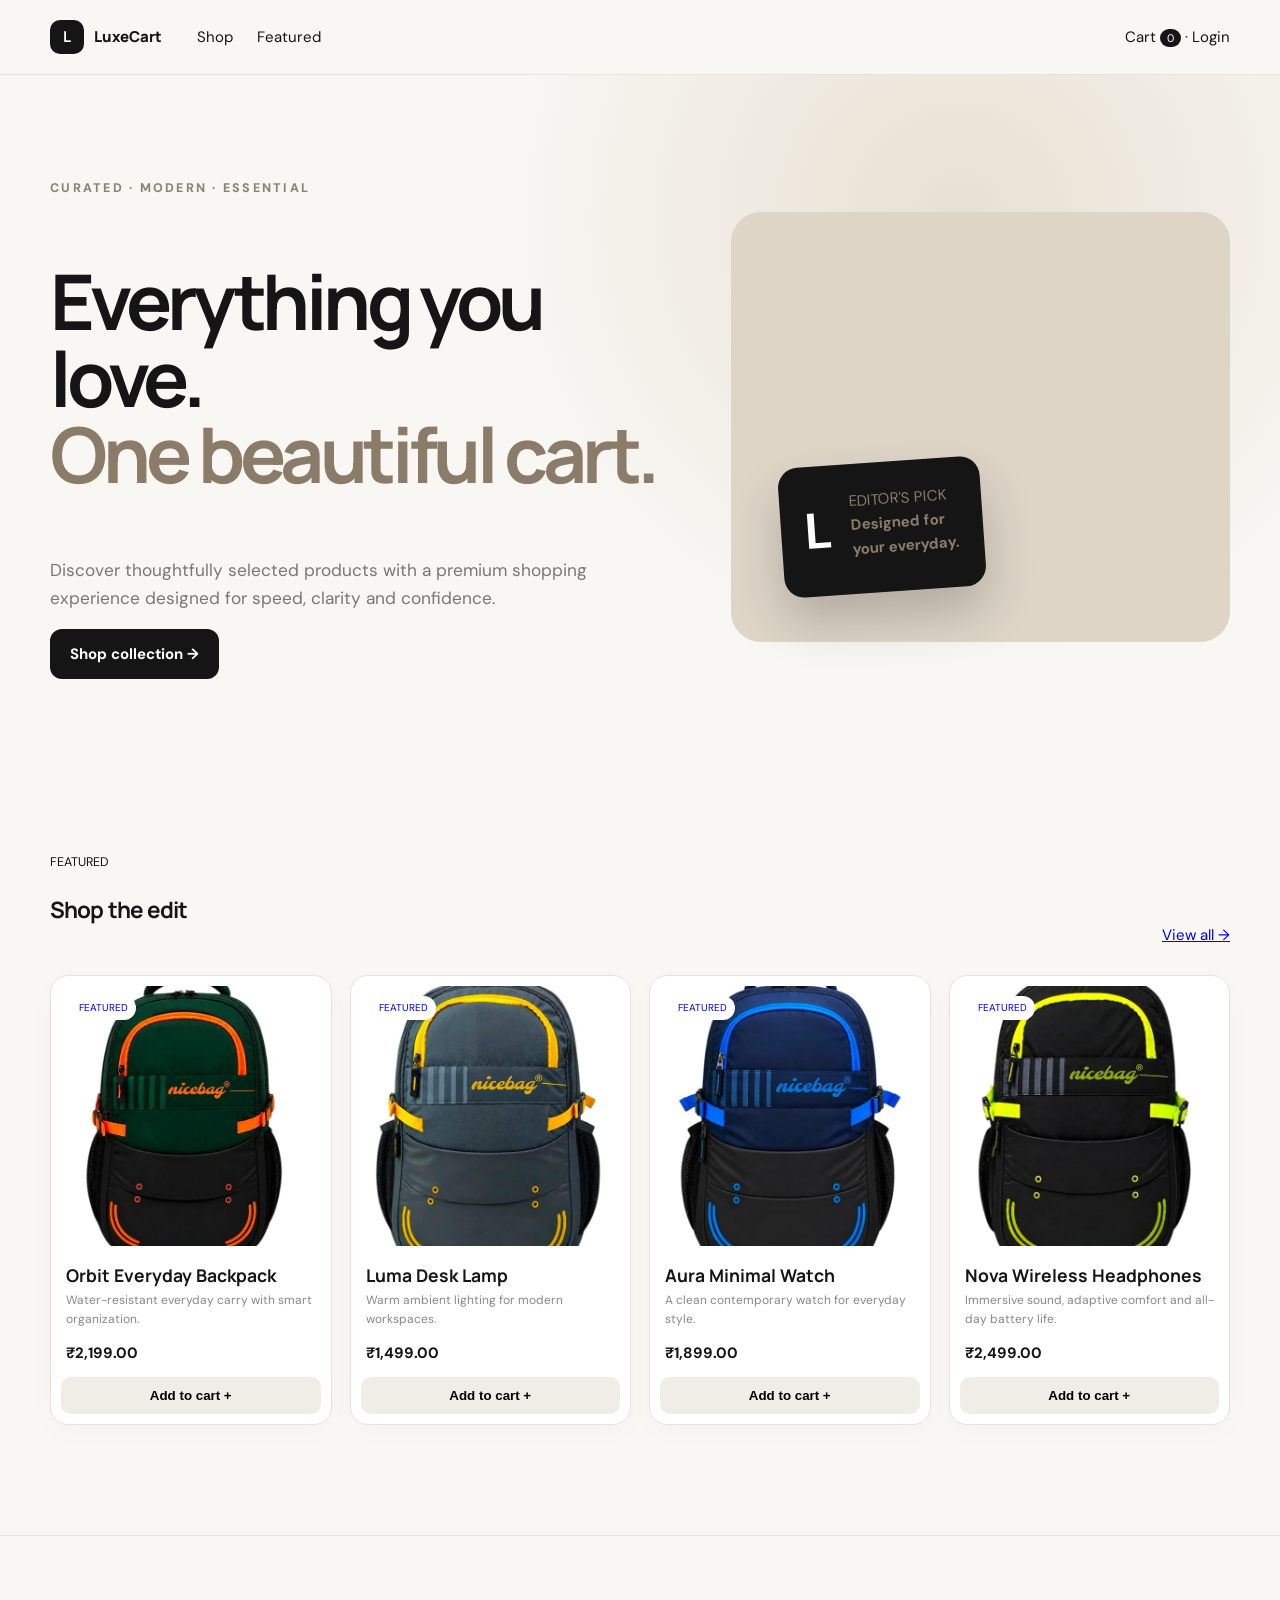
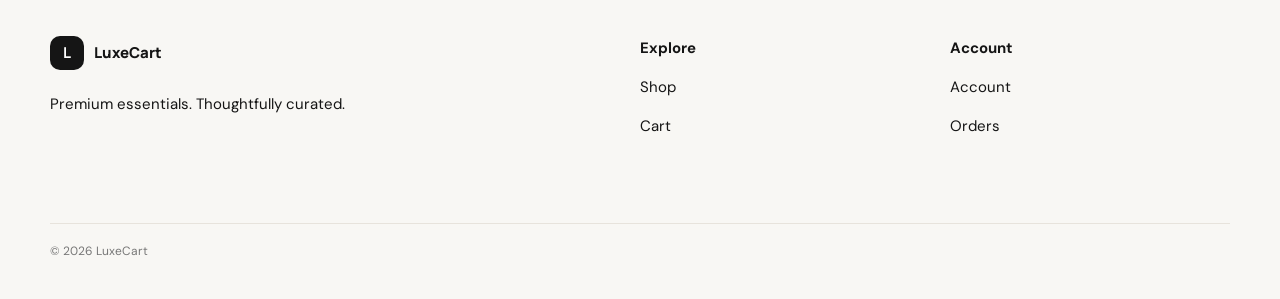
<file: index.html>
<!doctype html>
<html lang="en"><head><meta charset="utf-8"><meta name="viewport" content="width=device-width,initial-scale=1">
<title>Index · LuxeCart</title>
<link rel="preconnect" href="https://fonts.googleapis.com"><link href="https://fonts.googleapis.com/css2?family=DM+Sans:wght@400;500;600;700&family=Manrope:wght@600;700;800&display=swap" rel="stylesheet">
<link rel="stylesheet" href="assets/css/style.css"></head><body><noscript>Please enable JavaScript to use LuxeCart.</noscript>
<script src="data.js"></script><script src="app.js"></script></body></html>
</file>
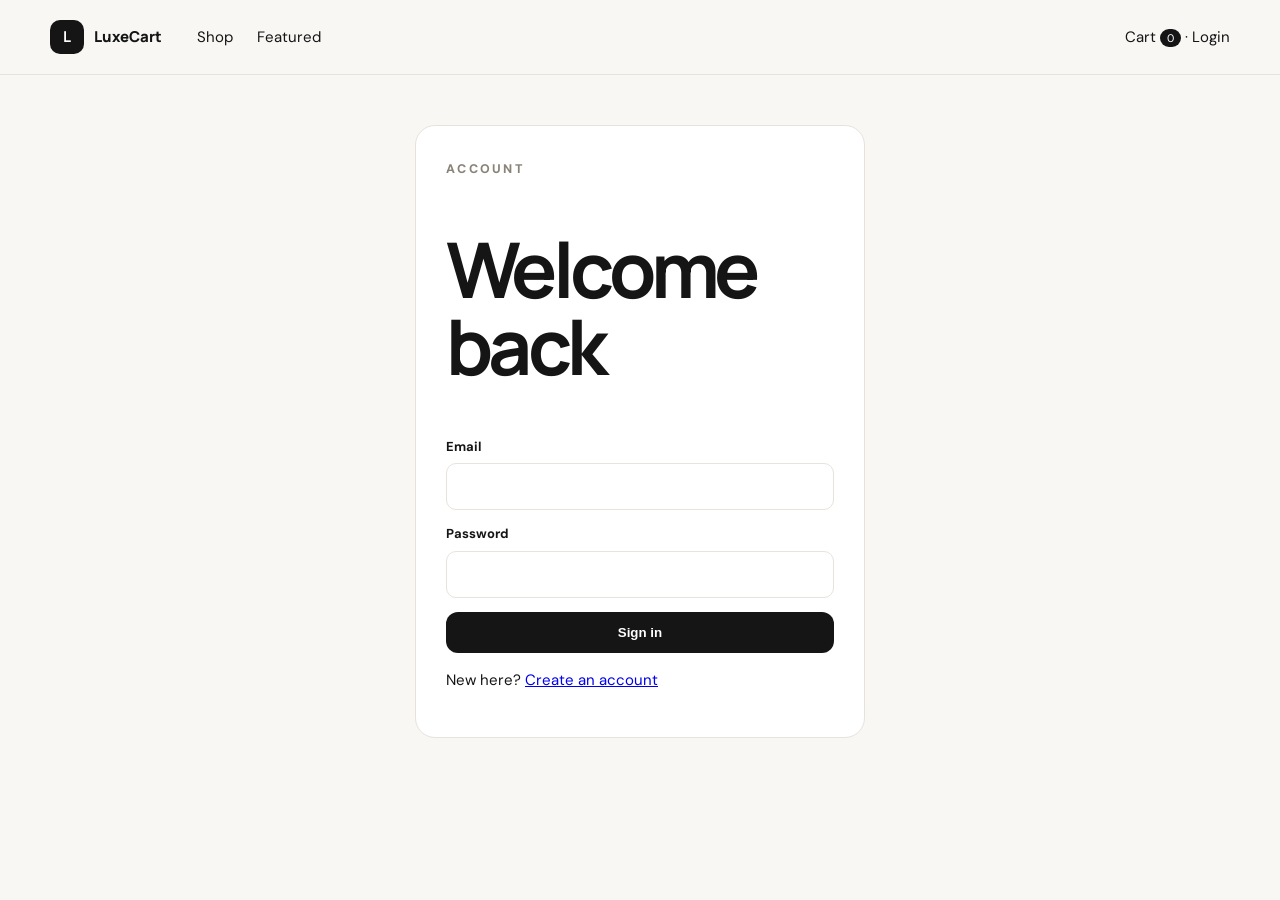
<file: admin/index.html>
<!doctype html>
<html lang="en"><head><meta charset="utf-8"><meta name="viewport" content="width=device-width,initial-scale=1">
<title>Index · LuxeCart</title>
<link rel="preconnect" href="https://fonts.googleapis.com"><link href="https://fonts.googleapis.com/css2?family=DM+Sans:wght@400;500;600;700;800&display=swap" rel="stylesheet">
<link rel="stylesheet" href="../assets/css/style.css"></head><body><noscript>Please enable JavaScript to use LuxeCart.</noscript>
<script src="../data.js"></script><script src="../app.js"></script></body></html>
</file>
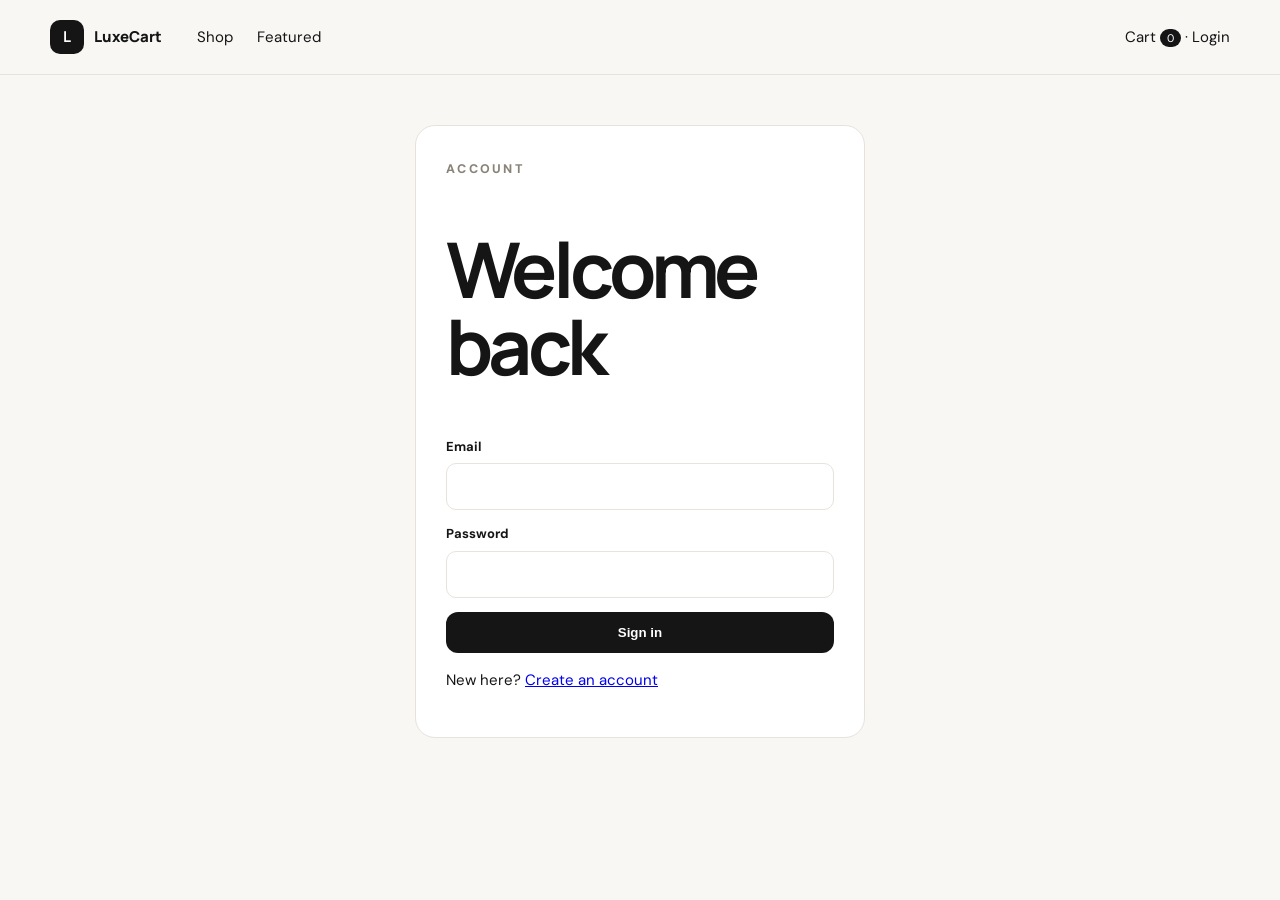
<file: account.html>
<!doctype html>
<html lang="en"><head><meta charset="utf-8"><meta name="viewport" content="width=device-width,initial-scale=1">
<title>Account · LuxeCart</title>
<link rel="preconnect" href="https://fonts.googleapis.com"><link href="https://fonts.googleapis.com/css2?family=DM+Sans:wght@400;500;600;700&family=Manrope:wght@600;700;800&display=swap" rel="stylesheet">
<link rel="stylesheet" href="assets/css/style.css"></head><body><noscript>Please enable JavaScript to use LuxeCart.</noscript>
<script src="data.js"></script><script src="app.js"></script></body></html>
</file>
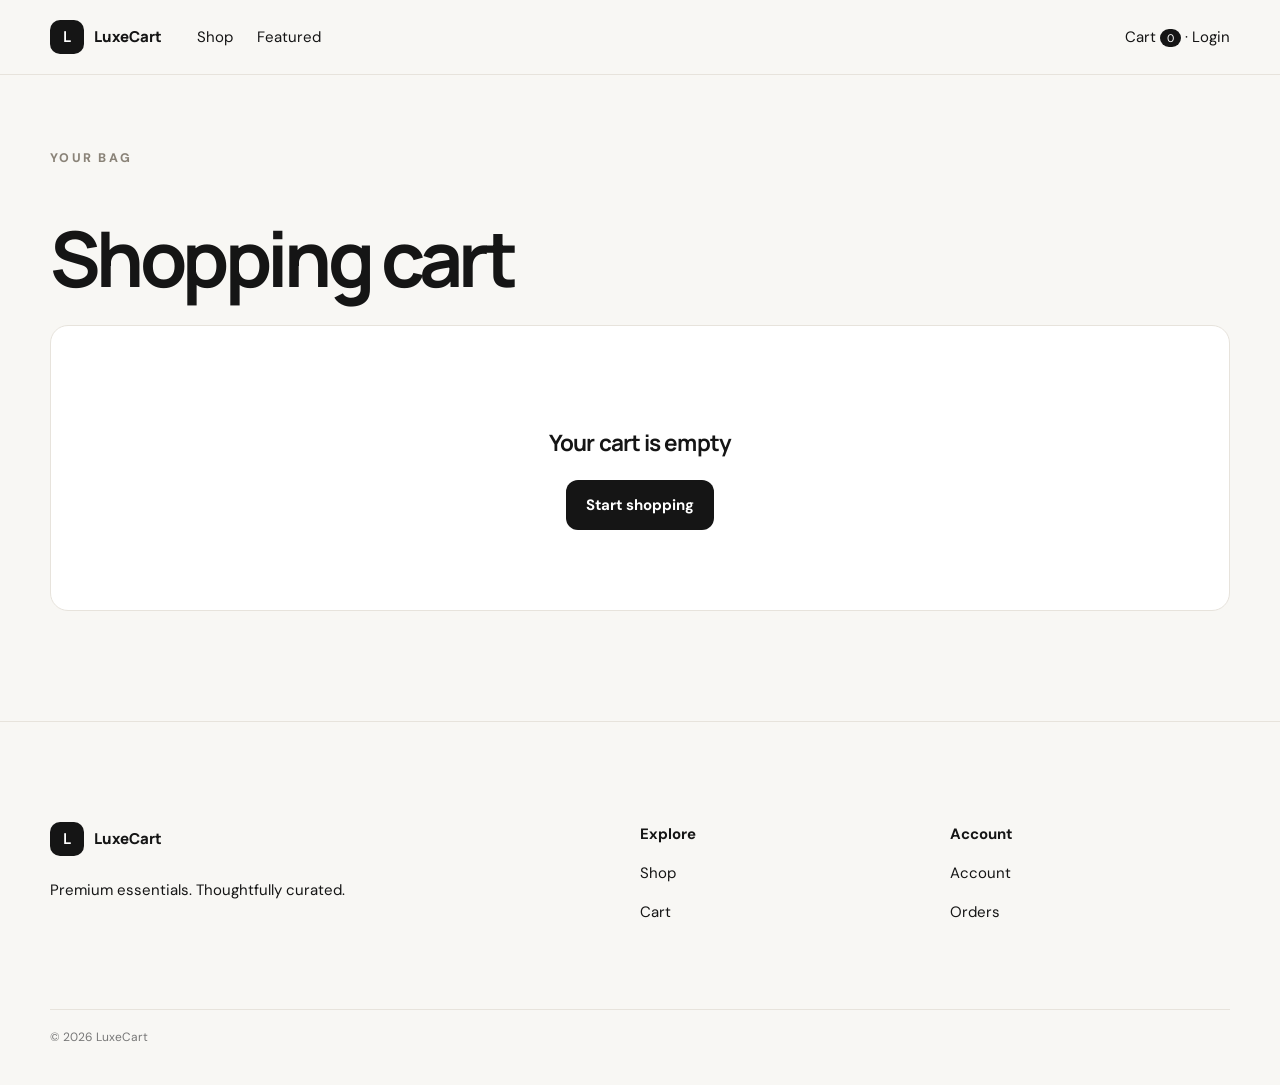
<file: cart.html>
<!doctype html>
<html lang="en"><head><meta charset="utf-8"><meta name="viewport" content="width=device-width,initial-scale=1">
<title>Cart · LuxeCart</title>
<link rel="preconnect" href="https://fonts.googleapis.com"><link href="https://fonts.googleapis.com/css2?family=DM+Sans:wght@400;500;600;700&family=Manrope:wght@600;700;800&display=swap" rel="stylesheet">
<link rel="stylesheet" href="assets/css/style.css"></head><body><noscript>Please enable JavaScript to use LuxeCart.</noscript>
<script src="data.js"></script><script src="app.js"></script></body></html>
</file>
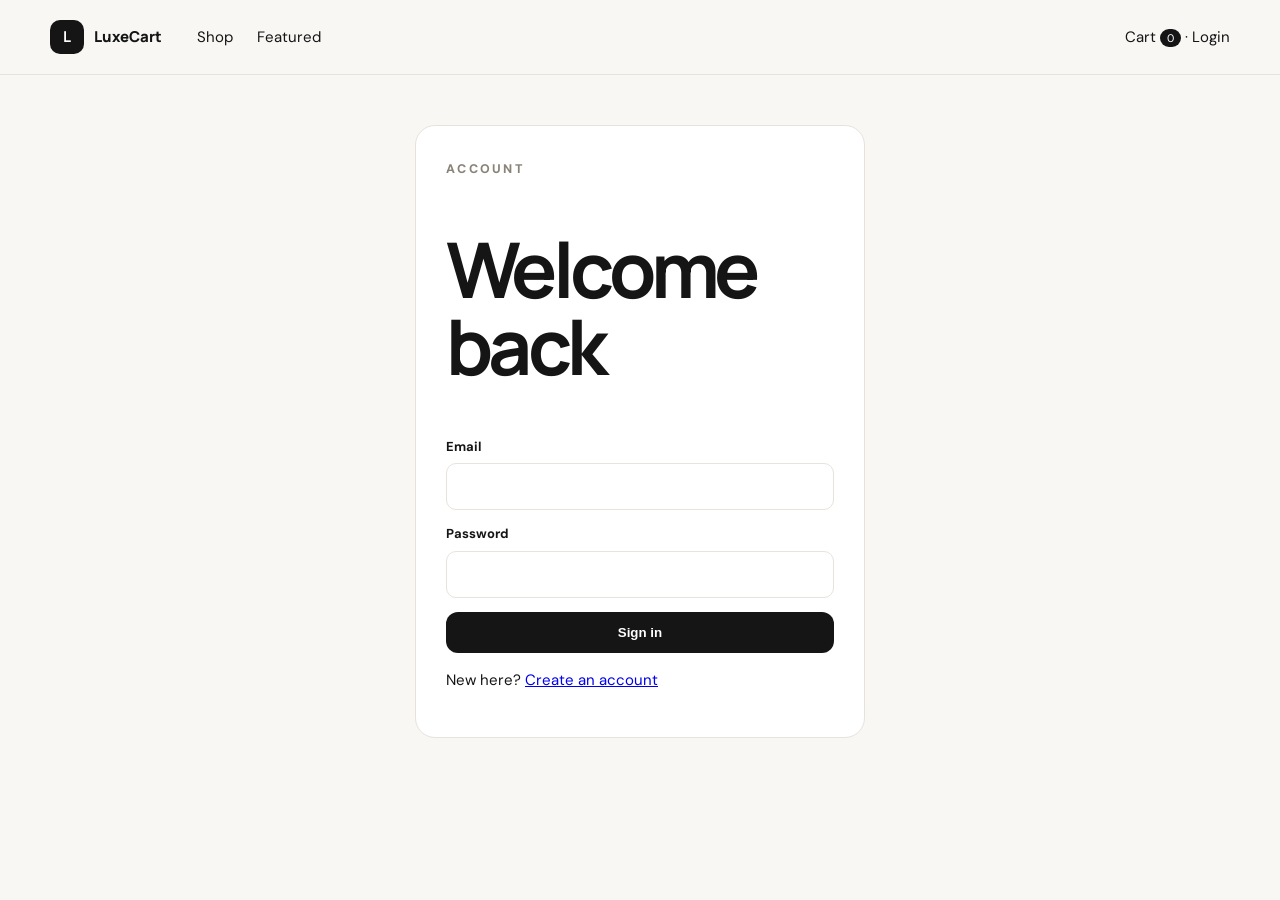
<file: checkout.html>
<!doctype html>
<html lang="en"><head><meta charset="utf-8"><meta name="viewport" content="width=device-width,initial-scale=1">
<title>Checkout · LuxeCart</title>
<link rel="preconnect" href="https://fonts.googleapis.com"><link href="https://fonts.googleapis.com/css2?family=DM+Sans:wght@400;500;600;700&family=Manrope:wght@600;700;800&display=swap" rel="stylesheet">
<link rel="stylesheet" href="assets/css/style.css"></head><body><noscript>Please enable JavaScript to use LuxeCart.</noscript>
<script src="data.js"></script><script src="app.js"></script></body></html>
</file>
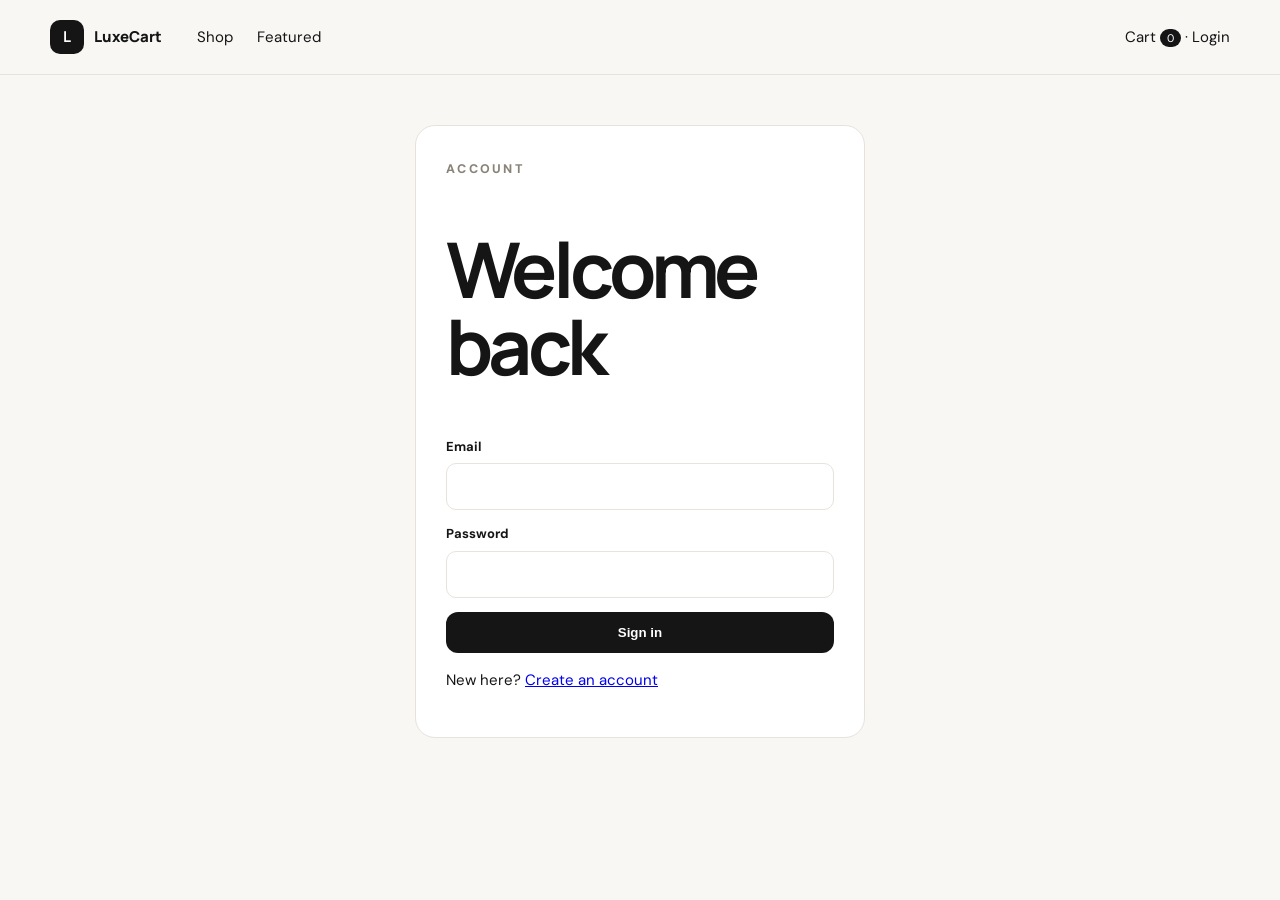
<file: login.html>
<!doctype html>
<html lang="en"><head><meta charset="utf-8"><meta name="viewport" content="width=device-width,initial-scale=1">
<title>Login · LuxeCart</title>
<link rel="preconnect" href="https://fonts.googleapis.com"><link href="https://fonts.googleapis.com/css2?family=DM+Sans:wght@400;500;600;700&family=Manrope:wght@600;700;800&display=swap" rel="stylesheet">
<link rel="stylesheet" href="assets/css/style.css"></head><body><noscript>Please enable JavaScript to use LuxeCart.</noscript>
<script src="data.js"></script><script src="app.js"></script></body></html>
</file>
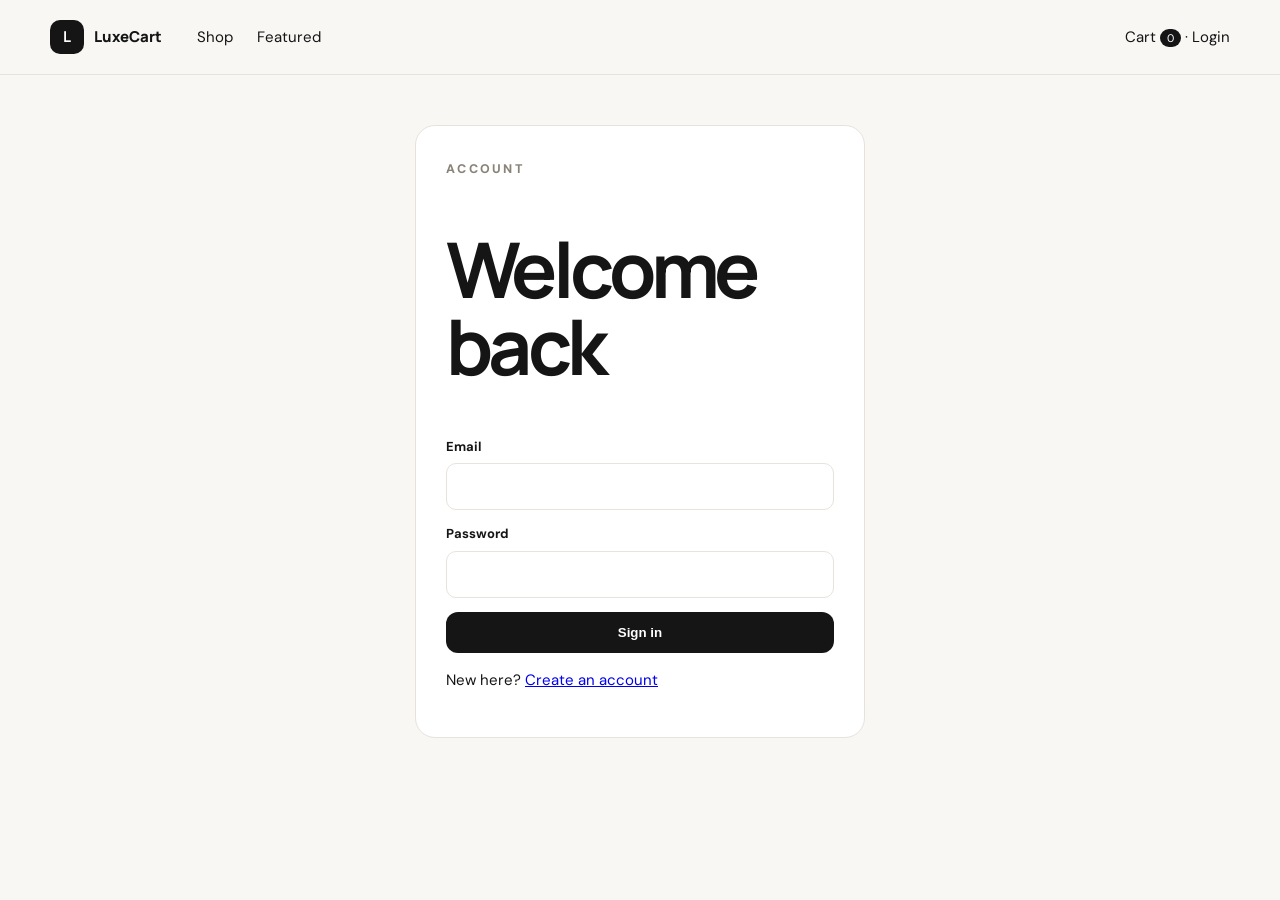
<file: orders.html>
<!doctype html>
<html lang="en"><head><meta charset="utf-8"><meta name="viewport" content="width=device-width,initial-scale=1">
<title>Orders · LuxeCart</title>
<link rel="preconnect" href="https://fonts.googleapis.com"><link href="https://fonts.googleapis.com/css2?family=DM+Sans:wght@400;500;600;700&family=Manrope:wght@600;700;800&display=swap" rel="stylesheet">
<link rel="stylesheet" href="assets/css/style.css"></head><body><noscript>Please enable JavaScript to use LuxeCart.</noscript>
<script src="data.js"></script><script src="app.js"></script></body></html>
</file>
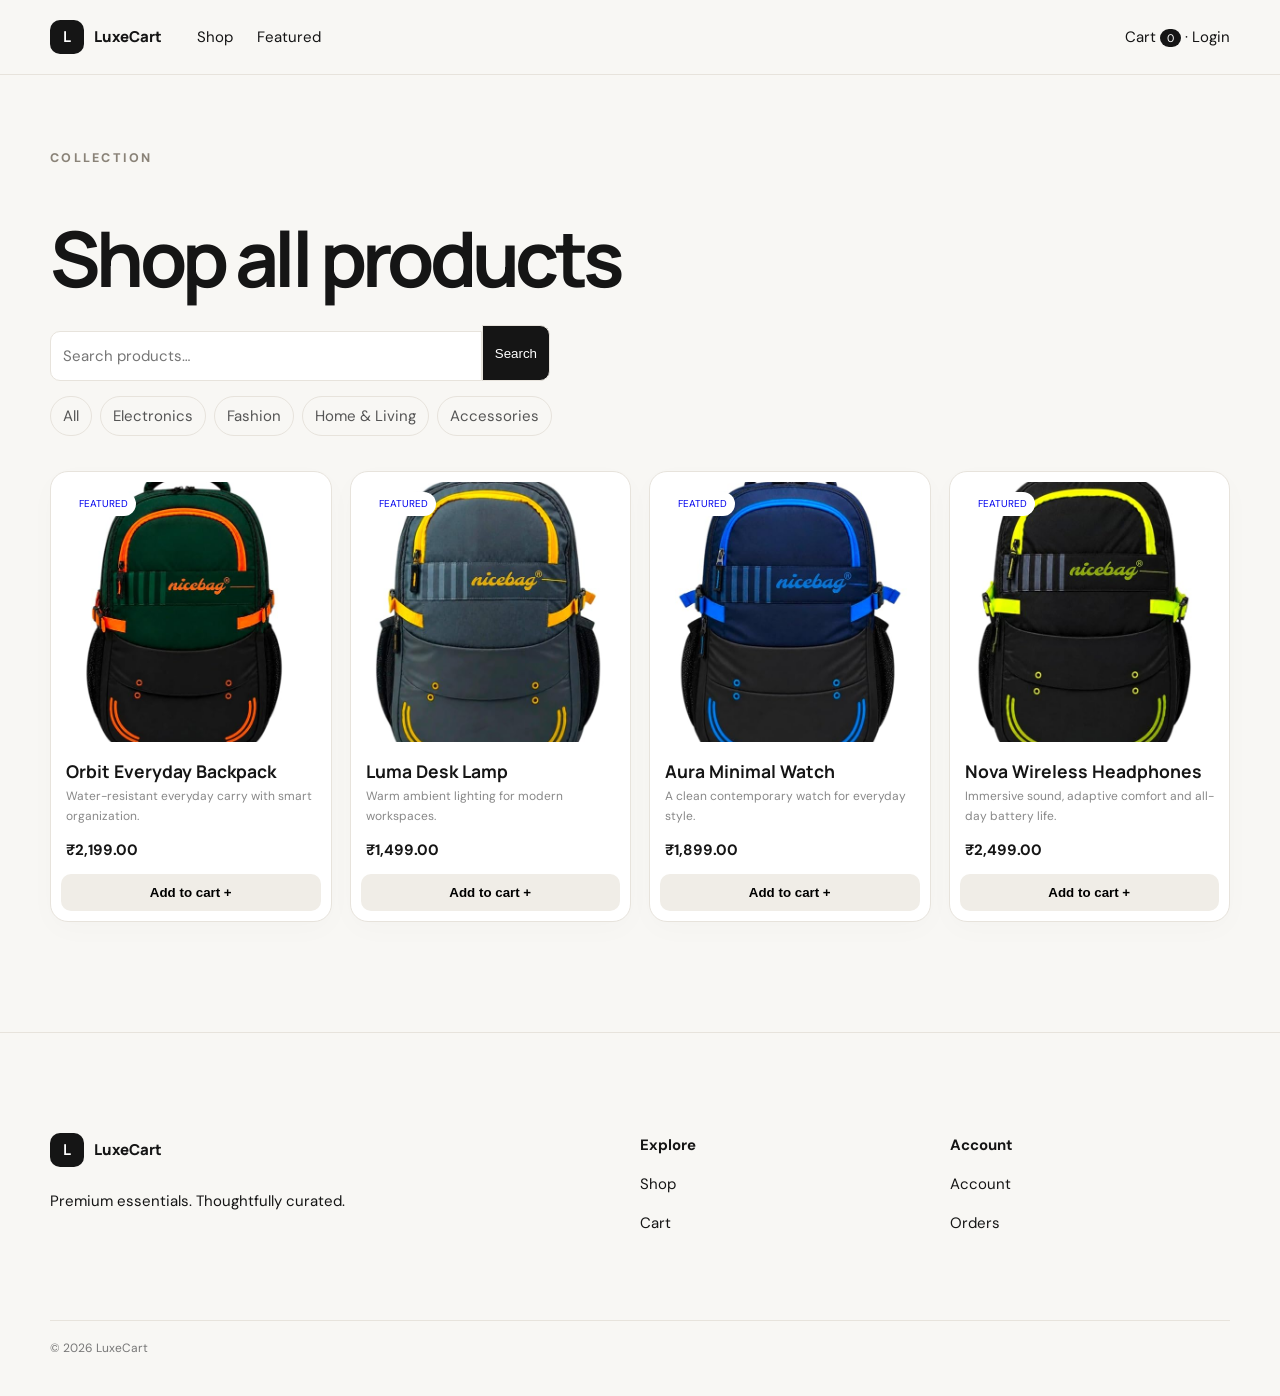
<file: product.html>
<!doctype html>
<html lang="en"><head><meta charset="utf-8"><meta name="viewport" content="width=device-width,initial-scale=1">
<title>Product · LuxeCart</title>
<link rel="preconnect" href="https://fonts.googleapis.com"><link href="https://fonts.googleapis.com/css2?family=DM+Sans:wght@400;500;600;700&family=Manrope:wght@600;700;800&display=swap" rel="stylesheet">
<link rel="stylesheet" href="assets/css/style.css"></head><body><noscript>Please enable JavaScript to use LuxeCart.</noscript>
<script src="data.js"></script><script src="app.js"></script></body></html>
</file>
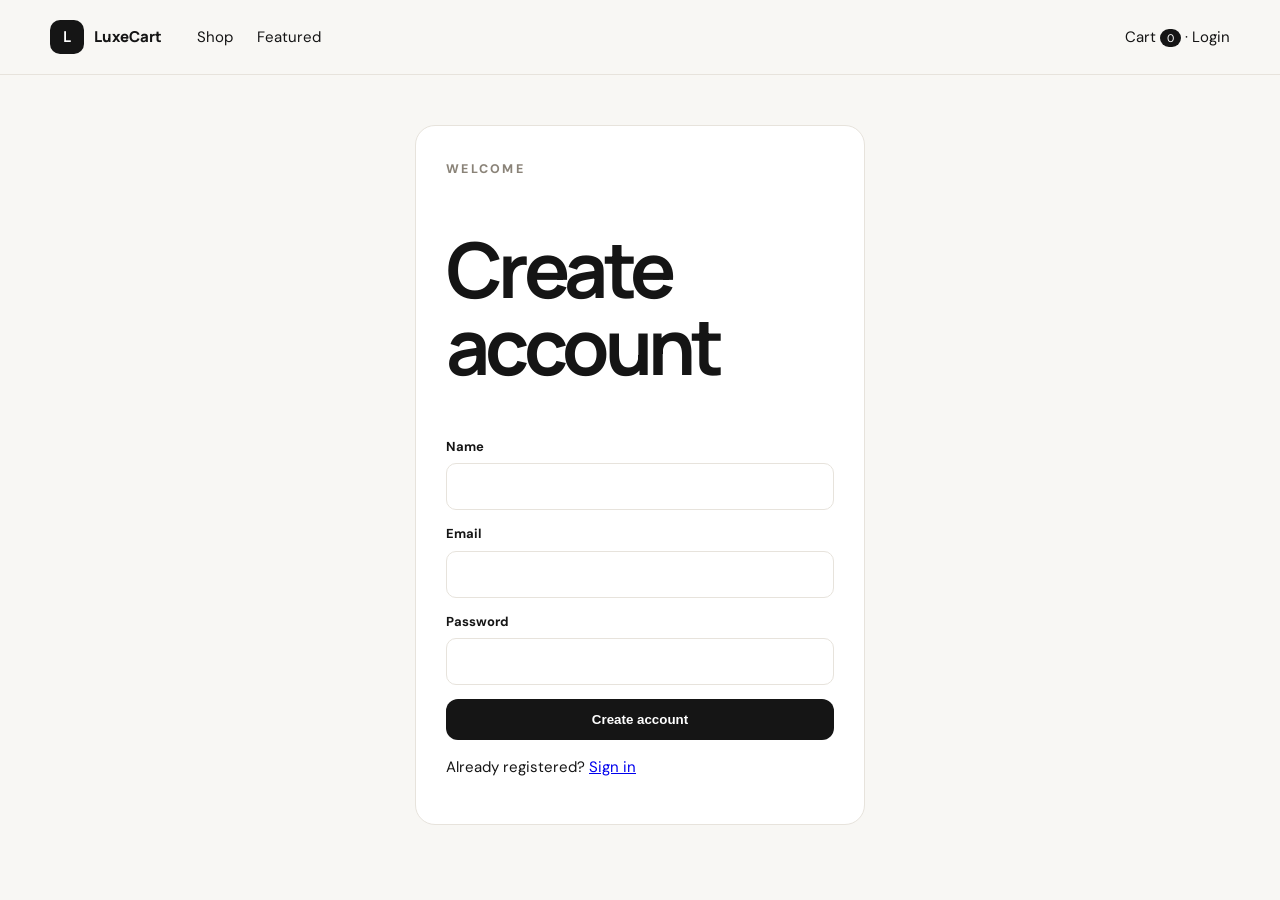
<file: register.html>
<!doctype html>
<html lang="en"><head><meta charset="utf-8"><meta name="viewport" content="width=device-width,initial-scale=1">
<title>Register · LuxeCart</title>
<link rel="preconnect" href="https://fonts.googleapis.com"><link href="https://fonts.googleapis.com/css2?family=DM+Sans:wght@400;500;600;700&family=Manrope:wght@600;700;800&display=swap" rel="stylesheet">
<link rel="stylesheet" href="assets/css/style.css"></head><body><noscript>Please enable JavaScript to use LuxeCart.</noscript>
<script src="data.js"></script><script src="app.js"></script></body></html>
</file>
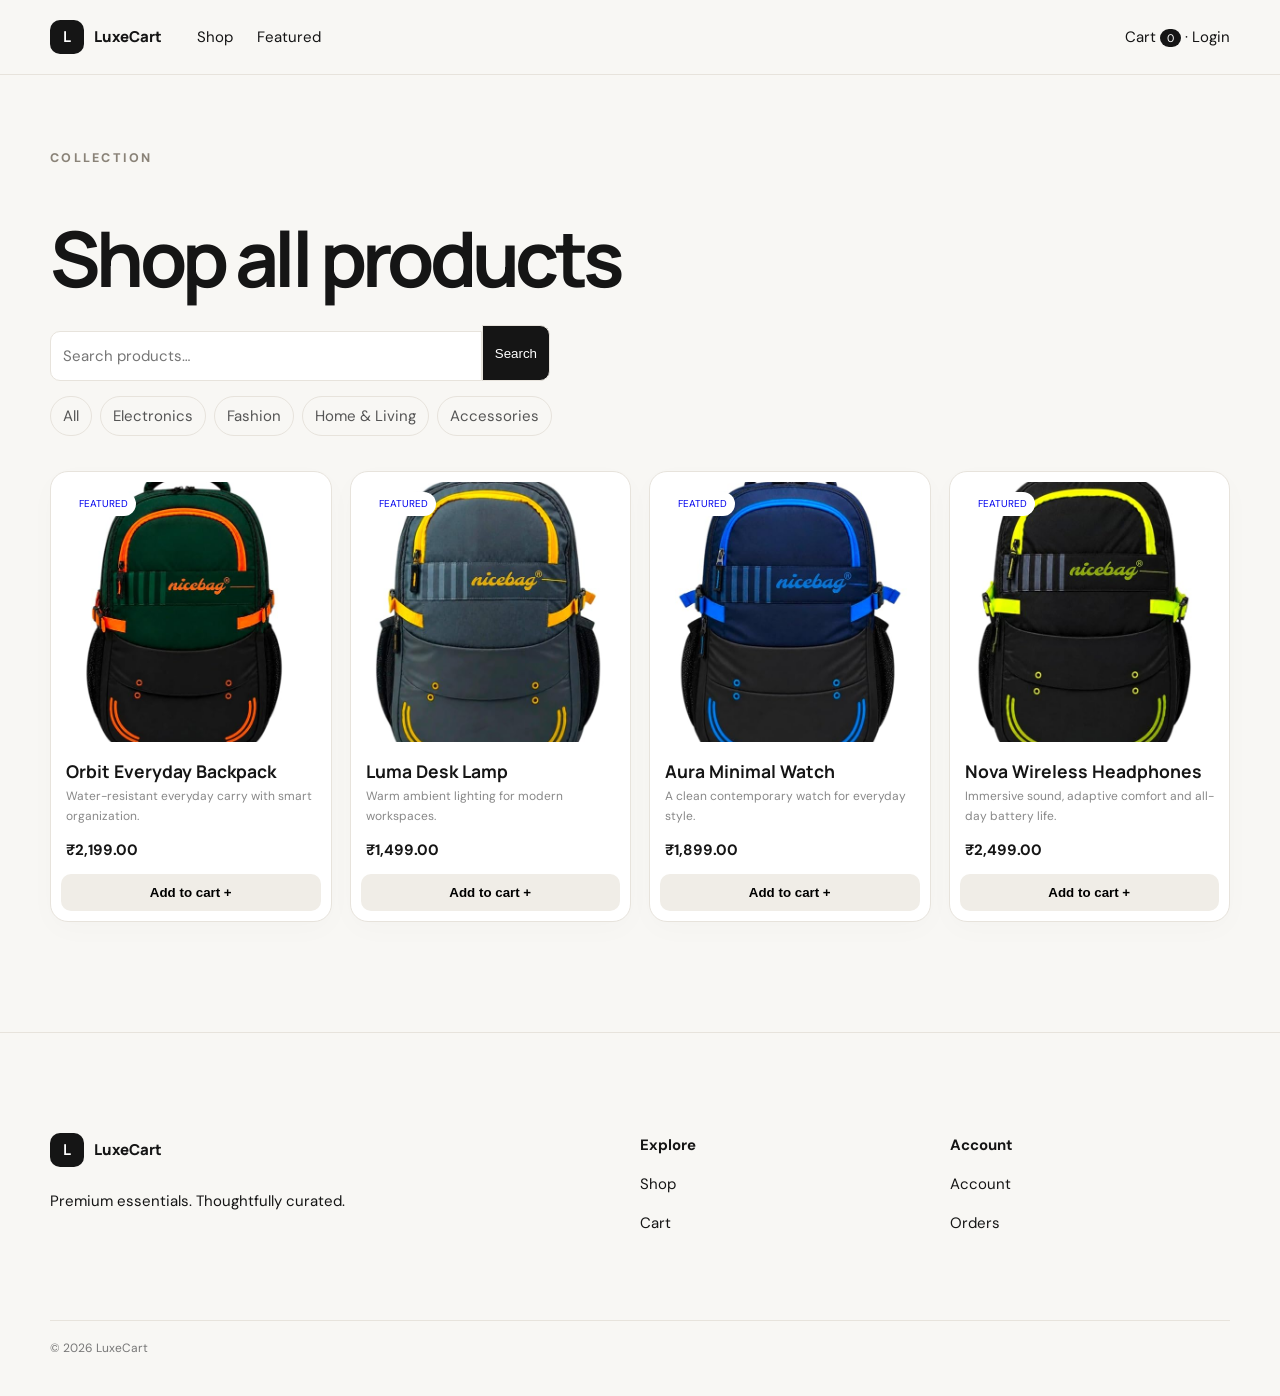
<file: shop.html>
<!doctype html>
<html lang="en"><head><meta charset="utf-8"><meta name="viewport" content="width=device-width,initial-scale=1">
<title>Shop · LuxeCart</title>
<link rel="preconnect" href="https://fonts.googleapis.com"><link href="https://fonts.googleapis.com/css2?family=DM+Sans:wght@400;500;600;700&family=Manrope:wght@600;700;800&display=swap" rel="stylesheet">
<link rel="stylesheet" href="assets/css/style.css"></head><body><noscript>Please enable JavaScript to use LuxeCart.</noscript>
<script src="data.js"></script><script src="app.js"></script></body></html>
</file>
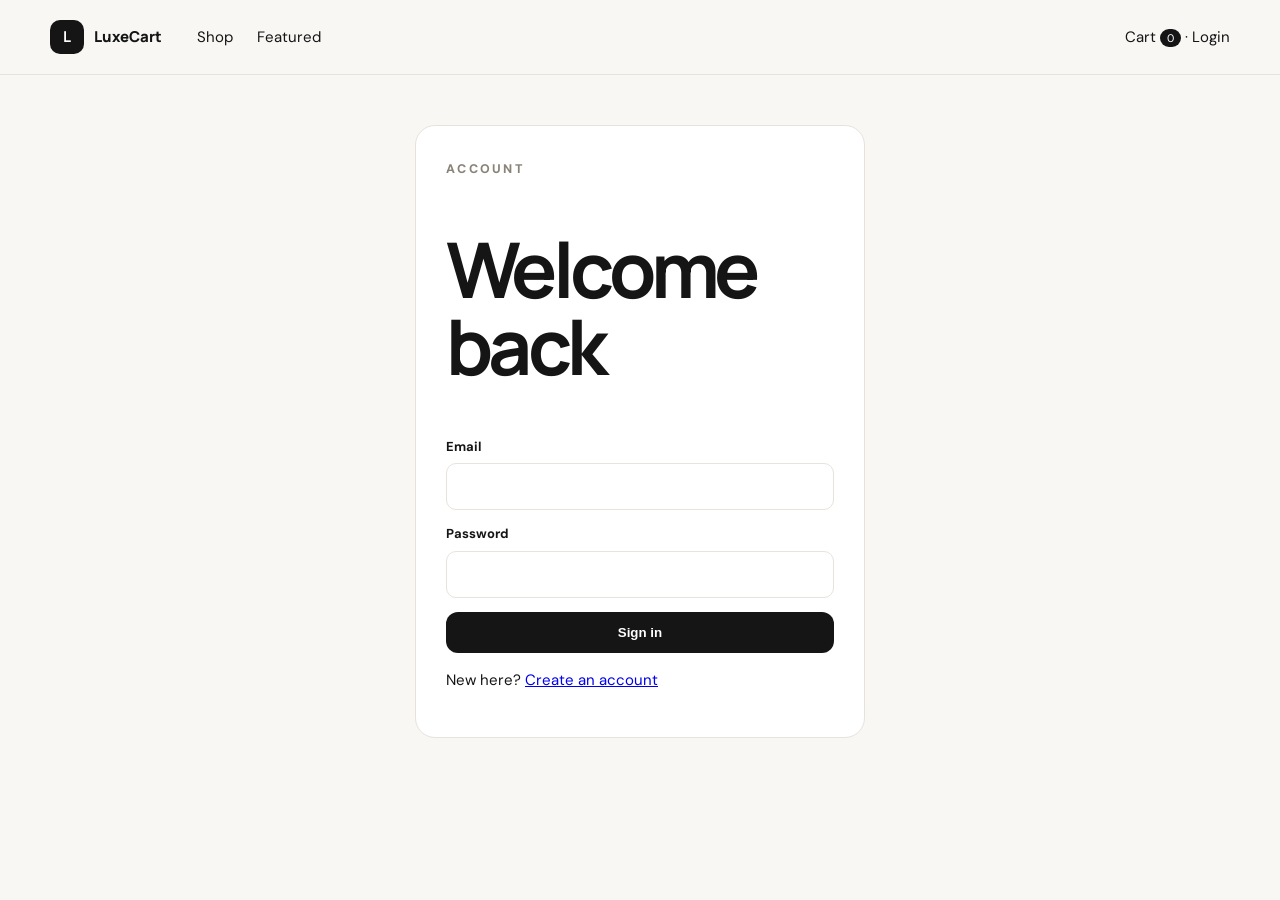
<file: success.html>
<!doctype html>
<html lang="en"><head><meta charset="utf-8"><meta name="viewport" content="width=device-width,initial-scale=1">
<title>Success · LuxeCart</title>
<link rel="preconnect" href="https://fonts.googleapis.com"><link href="https://fonts.googleapis.com/css2?family=DM+Sans:wght@400;500;600;700&family=Manrope:wght@600;700;800&display=swap" rel="stylesheet">
<link rel="stylesheet" href="assets/css/style.css"></head><body><noscript>Please enable JavaScript to use LuxeCart.</noscript>
<script src="data.js"></script><script src="app.js"></script></body></html>
</file>
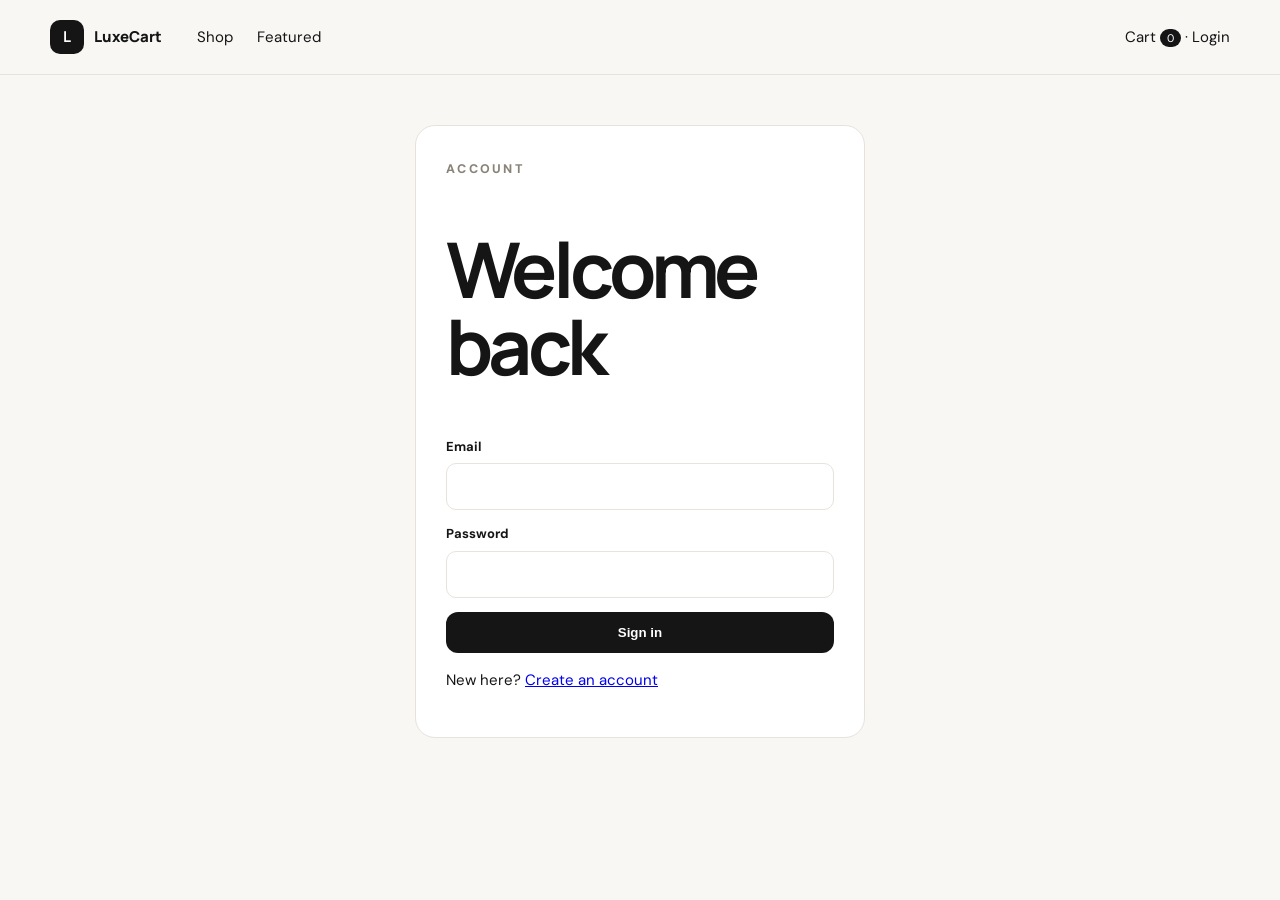
<file: admin/orders.html>
<!doctype html>
<html lang="en"><head><meta charset="utf-8"><meta name="viewport" content="width=device-width,initial-scale=1">
<title>Orders · LuxeCart</title>
<link rel="preconnect" href="https://fonts.googleapis.com"><link href="https://fonts.googleapis.com/css2?family=DM+Sans:wght@400;500;600;700;800&display=swap" rel="stylesheet">
<link rel="stylesheet" href="../assets/css/style.css"></head><body><noscript>Please enable JavaScript to use LuxeCart.</noscript>
<script src="../data.js"></script><script src="../app.js"></script></body></html>
</file>
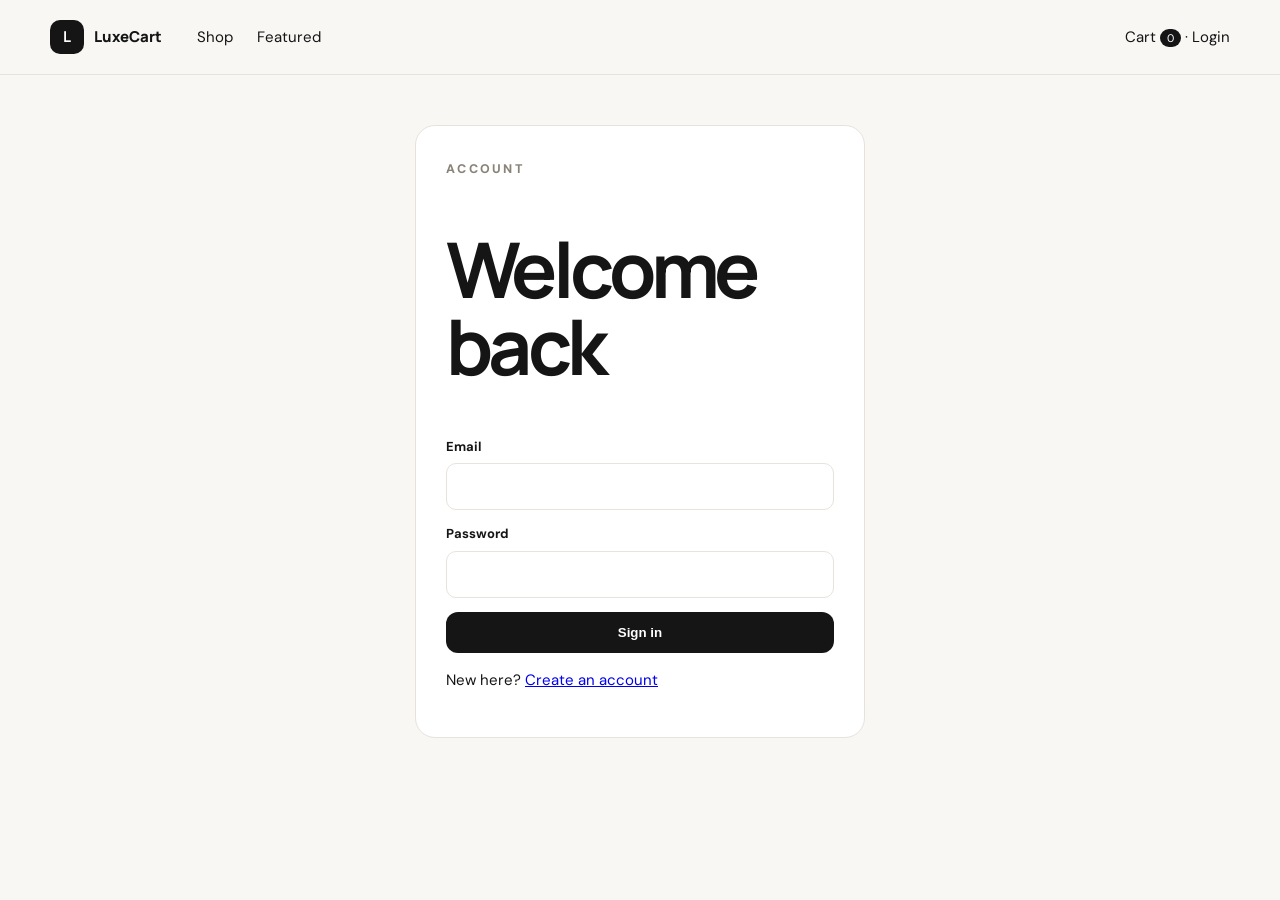
<file: admin/products.html>
<!doctype html>
<html lang="en"><head><meta charset="utf-8"><meta name="viewport" content="width=device-width,initial-scale=1">
<title>Products · LuxeCart</title>
<link rel="preconnect" href="https://fonts.googleapis.com"><link href="https://fonts.googleapis.com/css2?family=DM+Sans:wght@400;500;600;700;800&display=swap" rel="stylesheet">
<link rel="stylesheet" href="../assets/css/style.css"></head><body><noscript>Please enable JavaScript to use LuxeCart.</noscript>
<script src="../data.js"></script><script src="../app.js"></script></body></html>
</file>
<file: assets/css/style.css>
:root{--ink:#151515;--muted:#777;--paper:#f8f7f4;--line:#e7e3dc;--white:#fff}*{box-sizing:border-box}body{margin:0;background:var(--paper);color:var(--ink);font:15px/1.6 "DM Sans",sans-serif}h1,h2,h3,.brand{font-family:Manrope,sans-serif}h1{font-size:clamp(2.7rem,6vw,5rem);line-height:1;letter-spacing:-.06em}h2{letter-spacing:-.04em}.wrap{width:min(1180px,calc(100% - 32px));margin:auto}header{position:sticky;top:0;z-index:20;background:#f8f7f4eF;border-bottom:1px solid var(--line);backdrop-filter:blur(14px)}.nav{height:74px;display:flex;align-items:center;gap:35px}.nav nav{display:flex;gap:24px;margin-right:auto}.nav a{color:inherit;text-decoration:none}.brand{font-weight:800;display:flex;align-items:center;gap:10px}.brand b{display:grid;place-items:center;width:34px;height:34px;background:#151515;color:white;border-radius:10px}.nav em{font-style:normal;background:#151515;color:#fff;border-radius:99px;padding:2px 7px;font-size:11px}.hero{padding:100px 0;background:radial-gradient(circle at 75% 20%,#e8e0d2,#f8f7f4 42%)}.hero-grid{display:grid;grid-template-columns:1.1fr .9fr;gap:70px;align-items:center}.hero small,.page>small,.detail small,.auth-card small{letter-spacing:.18em;font-weight:800;color:#8a8378}.hero p{max-width:580px;color:var(--muted);font-size:1.08rem}.hero span{color:#8b7c69}.btn{display:inline-flex;border:0;border-radius:12px;background:#151515;color:white;padding:13px 20px;text-decoration:none;font-weight:700;cursor:pointer;justify-content:center}.ghost{background:transparent!important;color:#151515!important;border:1px solid var(--line)!important}.hero-art{height:430px;border-radius:30px;background:#ded5c7;position:relative}.hero-art>div{position:absolute;left:50px;bottom:50px;background:#151515;color:white;border-radius:20px;padding:25px;display:flex;gap:20px;transform:rotate(-4deg);box-shadow:0 25px 50px #0003}.hero-art b{font-size:50px}.section,.page{padding:70px 0}.section-title{display:flex;justify-content:space-between;align-items:end;margin-bottom:28px}.grid{display:grid;grid-template-columns:repeat(4,1fr);gap:18px}.card{background:white;border:1px solid var(--line);border-radius:18px;padding:10px;box-shadow:0 8px 30px #00000005}.pic{display:block;height:260px;background:#ece8df;border-radius:13px;overflow:hidden;position:relative}.pic img{width:100%;height:100%;object-fit:cover}.pic span{position:absolute;top:10px;left:10px;background:white;border-radius:99px;padding:4px 8px;font-size:10px}.card h3{margin:15px 5px 2px}.card p{margin:0 5px 12px;color:#888;font-size:12px}.card>strong{margin-left:5px}.card button{width:100%;border:0;border-radius:10px;padding:11px;margin-top:12px;font-weight:700;background:#f0ede7;cursor:pointer}.page h1{margin-bottom:28px}.search{display:flex;max-width:500px;margin-bottom:15px}.search input,.search button{padding:12px;border:1px solid var(--line)}.search input{flex:1;border-radius:10px 0 0 10px}.search button{background:#151515;color:white;border-radius:0 10px 10px 0}.chips{display:flex;gap:8px;margin-bottom:35px;flex-wrap:wrap}.chips a{padding:7px 12px;border:1px solid var(--line);border-radius:99px;color:#555;text-decoration:none}.detail{padding:70px 0;display:grid;grid-template-columns:1fr 1fr;gap:70px}.detail-pic{height:580px;background:#e9e5dc;border-radius:28px;overflow:hidden}.detail-pic img{width:100%;height:100%;object-fit:cover}.big-price{font:bold 1.5rem Manrope}.detail p{color:#777}.buy{display:flex;gap:10px;margin-top:25px}.buy input{width:70px;border:1px solid var(--line);border-radius:10px;padding:12px}.stock{color:#58705c!important}.cart-layout,.checkout{display:grid;grid-template-columns:1.5fr .7fr;gap:25px}.cart-row{display:grid;grid-template-columns:70px 1fr 70px 100px;gap:15px;align-items:center;background:white;border-bottom:1px solid var(--line);padding:12px}.cart-row img{width:70px;height:70px;object-fit:cover;border-radius:10px;background:#eee}.cart-row input{width:65px;padding:9px;border:1px solid var(--line);border-radius:8px}.summary{background:white;border:1px solid var(--line);border-radius:18px;padding:22px;height:max-content}.summary p{display:flex;justify-content:space-between}.full{width:100%}.empty{background:white;border:1px solid var(--line);border-radius:18px;padding:80px;text-align:center}.auth{min-height:70vh;display:grid;place-items:center;padding:50px}.auth-card{background:white;border:1px solid var(--line);padding:30px;border-radius:20px;width:min(450px,100%)}label{display:block;font-weight:700;font-size:13px;margin:14px 0}input,textarea,select{display:block;width:100%;margin-top:6px;border:1px solid var(--line);border-radius:10px;padding:12px;font:inherit;background:white}textarea{min-height:110px}.error{background:#fff0ed;border:1px solid #efd0c8;padding:12px;border-radius:10px}.account,.stats{display:grid;grid-template-columns:repeat(3,1fr);gap:18px}.account>div,.stats>div{background:white;border:1px solid var(--line);padding:25px;border-radius:18px}.orders{background:white;border:1px solid var(--line);border-radius:18px;overflow:hidden}.orders>div{display:flex;justify-content:space-between;gap:20px;padding:18px;border-bottom:1px solid var(--line)}.stats{margin:30px 0}.stats b{font-size:2rem}.admin-form{background:white;border:1px solid var(--line);border-radius:18px;padding:25px;margin-bottom:25px}.two{display:grid;grid-template-columns:1fr 1fr;gap:12px}footer{border-top:1px solid var(--line);margin-top:50px;padding:45px 0 20px}.foot{display:grid;grid-template-columns:2fr 1fr 1fr;gap:30px}.foot>div{display:flex;flex-direction:column;gap:7px}.foot a{color:#666;text-decoration:none}.copy{border-top:1px solid var(--line);padding-top:15px;margin-top:30px;color:#999;font-size:12px}
@media(max-width:850px){.hero-grid,.detail,.cart-layout,.checkout{grid-template-columns:1fr}.grid{grid-template-columns:repeat(2,1fr)}.hero-art{display:none}.account,.stats{grid-template-columns:1fr}.foot{grid-template-columns:1fr}.nav nav{display:none}}@media(max-width:550px){.grid{grid-template-columns:1fr 1fr;gap:9px}.pic{height:180px}.cart-row{grid-template-columns:55px 1fr 60px}.cart-row strong{grid-column:2}.two{grid-template-columns:1fr}.hero{padding:65px 0}.empty{padding:60px 15px}}

.two{display:grid;grid-template-columns:1fr 1fr;gap:15px}
.orders{background:white;border:1px solid var(--line);border-radius:18px;overflow:hidden}
.orders>div{display:grid;grid-template-columns:1fr auto auto auto;gap:20px;align-items:center;padding:18px;border-bottom:1px solid var(--line)}
.orders>div:last-child{border-bottom:0}
.orders button{padding:8px 12px;border:1px solid var(--line);border-radius:8px;cursor:pointer}
.stats b{display:block;font:800 2rem Manrope;margin-top:6px}
.admin-form{background:white;border:1px solid var(--line);border-radius:18px;padding:24px;margin-bottom:28px;max-width:700px}
.success{min-height:65vh;display:grid;place-items:center;text-align:center;padding:60px}
.success h1{margin:10px 0}
.success p{color:var(--muted)}
.foot{padding:55px 0;display:grid;grid-template-columns:2fr 1fr 1fr;gap:30px}
footer{border-top:1px solid var(--line);margin-top:40px}
.foot a{display:block;color:inherit;text-decoration:none;margin-top:8px}
.copy{border-top:1px solid var(--line);padding:18px 0;color:var(--muted);font-size:12px}
@media(max-width:850px){
 .hero-grid,.detail,.cart-layout,.checkout{grid-template-columns:1fr;gap:30px}
 .grid{grid-template-columns:repeat(2,1fr)}
 .account,.stats{grid-template-columns:1fr}
 .nav{gap:15px;height:auto;min-height:70px;flex-wrap:wrap;padding:10px 0}
 .nav nav{order:3;width:100%;padding-bottom:8px}
 .hero{padding:65px 0}.hero-art{height:300px}
 .foot{grid-template-columns:1fr 1fr}
}
@media(max-width:520px){
 .grid{grid-template-columns:1fr}
 .cart-row{grid-template-columns:55px 1fr 60px}.cart-row>strong{grid-column:2/4}
 .cart-row img{width:55px;height:55px}
 .two{grid-template-columns:1fr}
 .foot{grid-template-columns:1fr}
 h1{font-size:3rem}
}

/* Product image polish */
.pic img,.detail-pic img,.cart-row img{display:block;background:#ece8df;transition:transform .35s ease,opacity .35s ease}
.card:hover .pic img{transform:scale(1.035)}
.admin-product-row{display:grid!important;grid-template-columns:64px 1fr auto auto auto!important;align-items:center!important}
.admin-thumb{width:54px;height:54px;border-radius:10px;object-fit:cover;background:#ece8df;border:1px solid var(--line)}
.admin-image-preview{width:140px;height:140px;border-radius:14px;overflow:hidden;background:#ece8df;border:1px solid var(--line);margin:6px 0 12px}
.admin-image-preview img{width:100%;height:100%;object-fit:cover}
@media(max-width:700px){.admin-product-row{grid-template-columns:54px 1fr auto!important}.admin-product-row span{display:none}}
</file>
